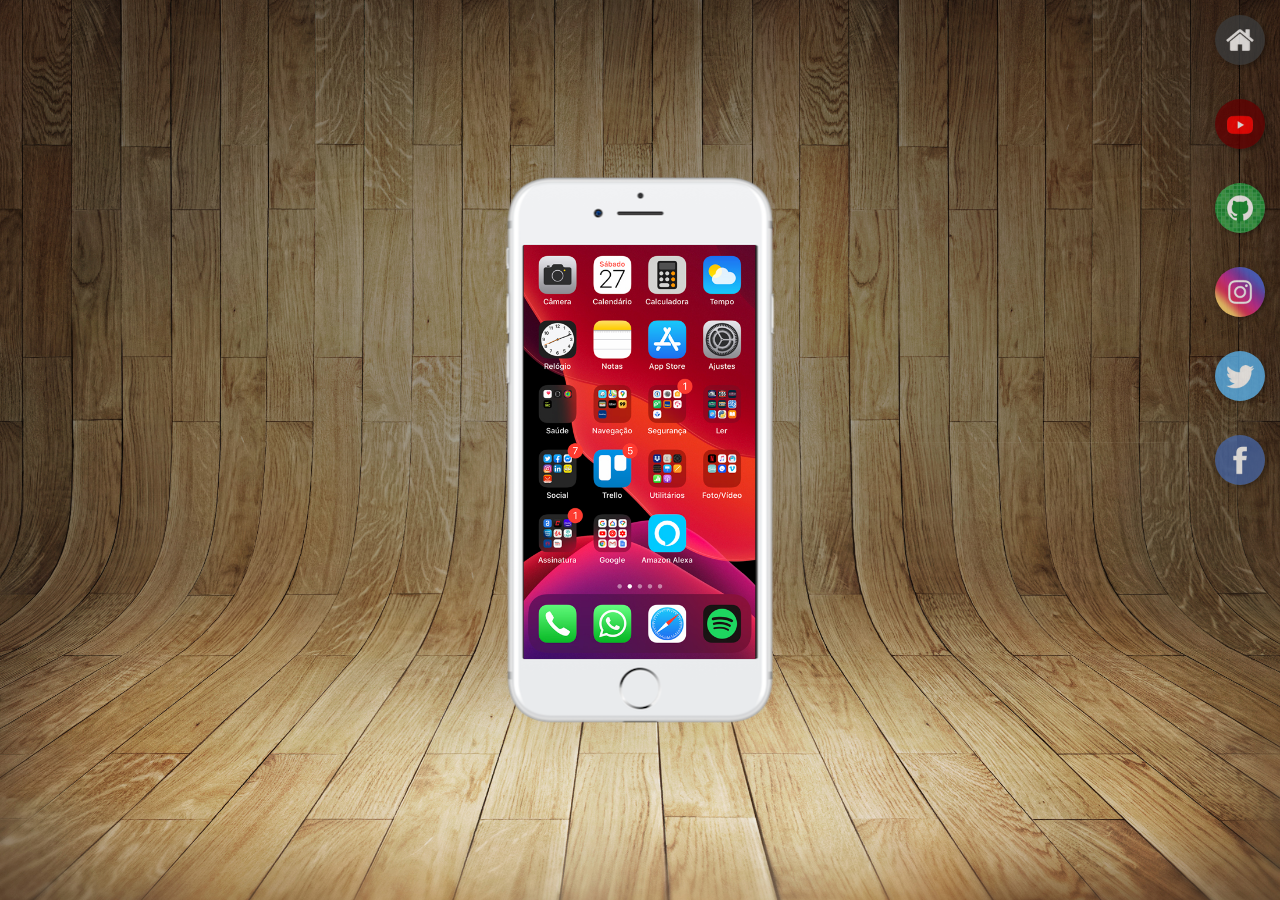
<file: index.html>
<!DOCTYPE html>
<html lang="pt-br">
<head>
    <meta charset="UTF-8">
    <meta name="viewport" content="width=device-width, initial-scale=1.0">
    <link rel="shortcut icon" href="favicon.ico" type="image/x-icon">
    <link rel="stylesheet" href="estilos/style.css">
    <title>Projetos Redes Sociais</title>
</head>
<body>
    <main>
        <section id="telefone">
            <iframe src="home.html" frameborder="0" name="tela" id="tela">
                Seu navegador não é compatível com isso.
            </iframe>
        </section>
        <section id="redes-sociais">
            <a href="home.html" target="tela"><img src="imagens/logo-home.jpg" alt="Home"></a>
            <a href="youtube.html" target="tela"><img src="imagens/logo-youtube.jpg" alt="YouTube"></a>
            <a href="github.html" target="tela"><img src="imagens/logo-github.jpg" alt="GitHub"></a>
            <a href="instagram.html" target="tela"><img src="imagens/logo-instagram.jpg" alt="Instagram"></a>
            <a href="twitter.html" target="tela"><img src="imagens/logo-twitter.jpg" alt="Twitter"></a>
            <a href="facebook.html" target="tela"><img src="imagens/logo-facebook.jpg" alt="Facebook"></a>
        </section>
    </main>
</body>
</html>
</file>
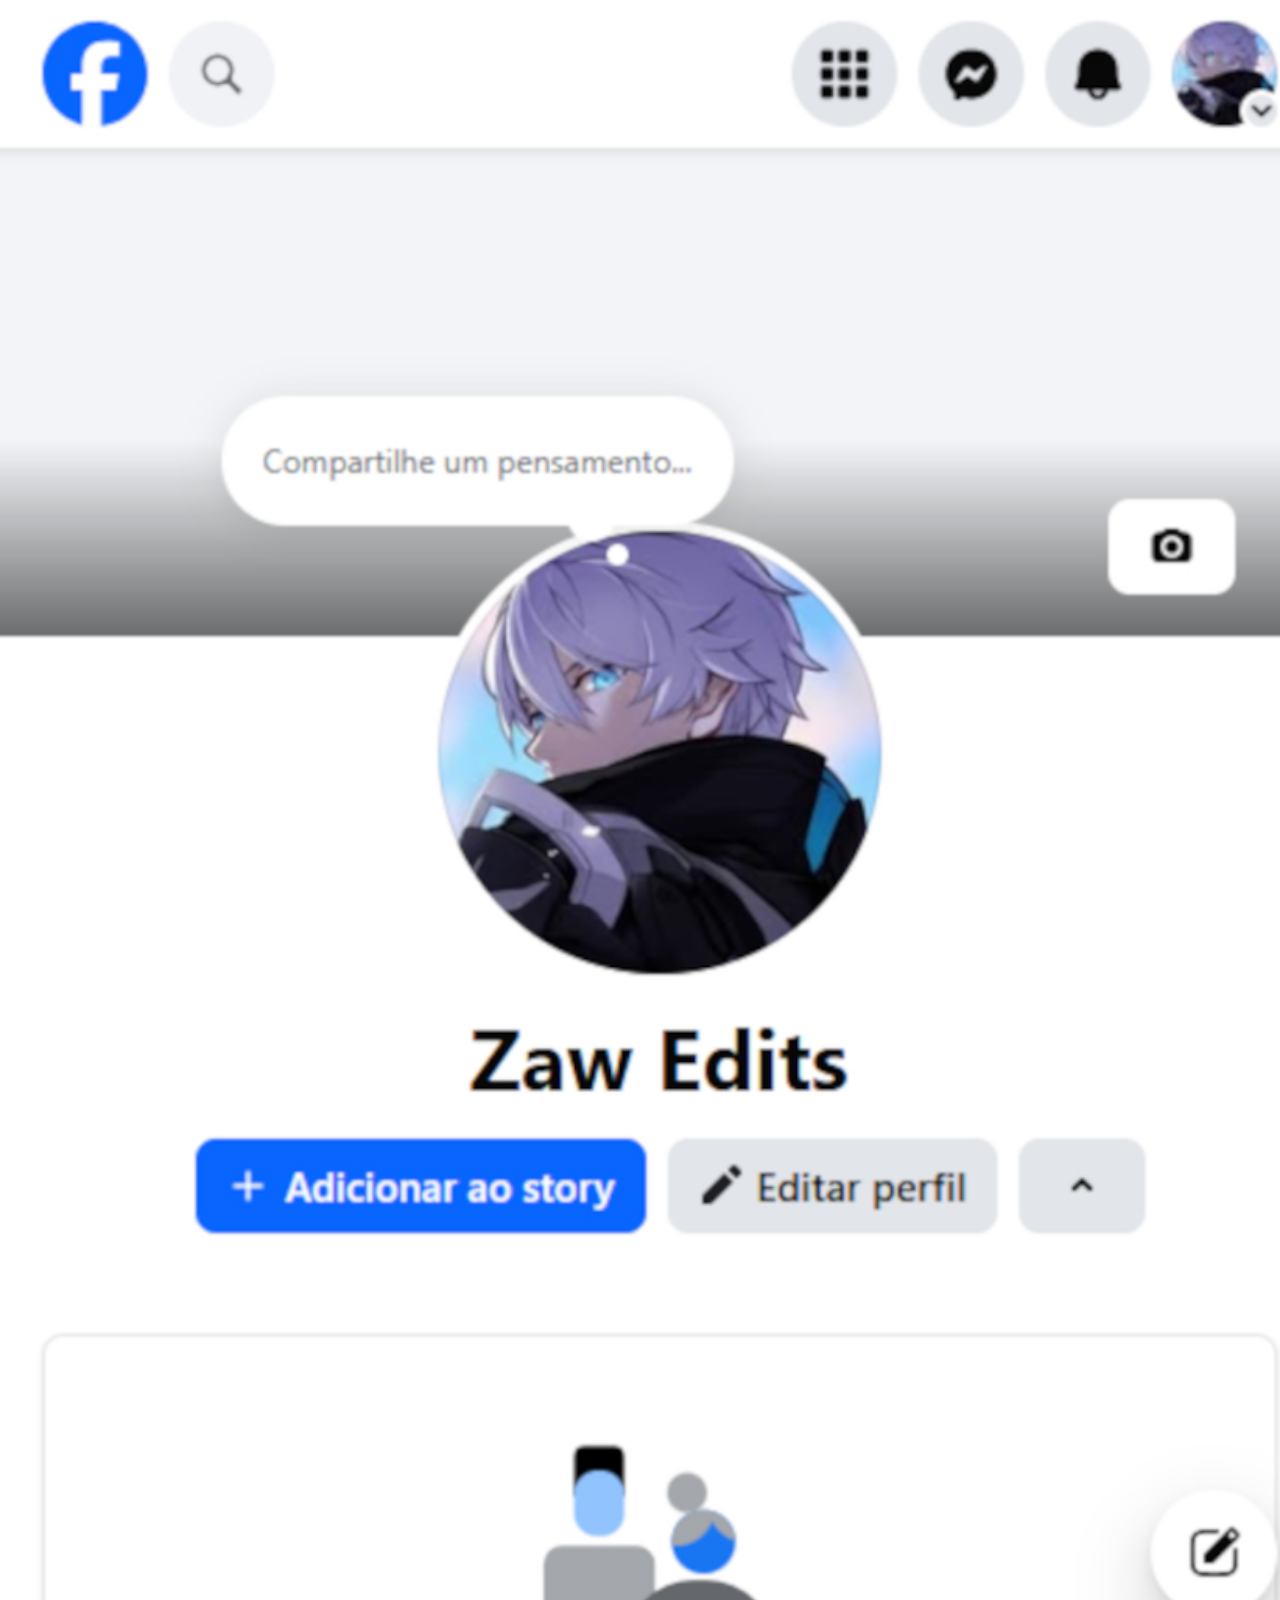
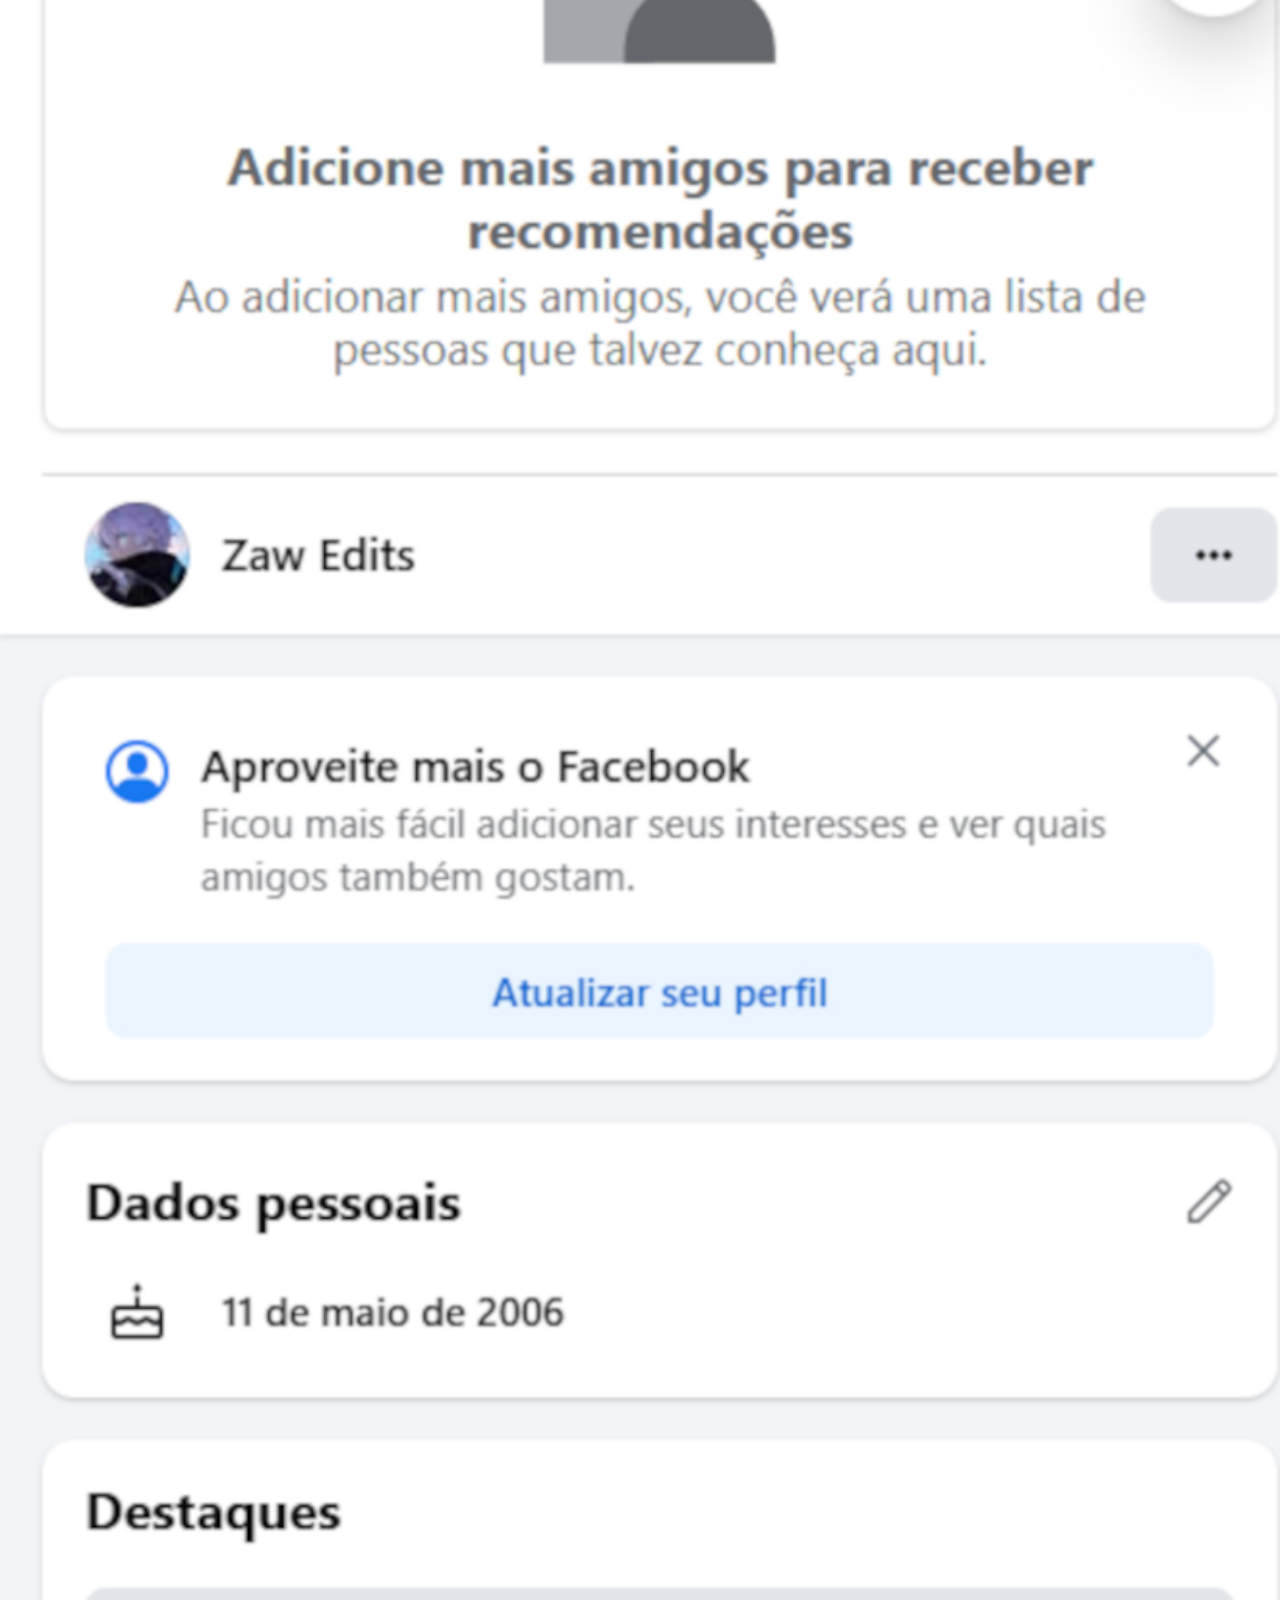
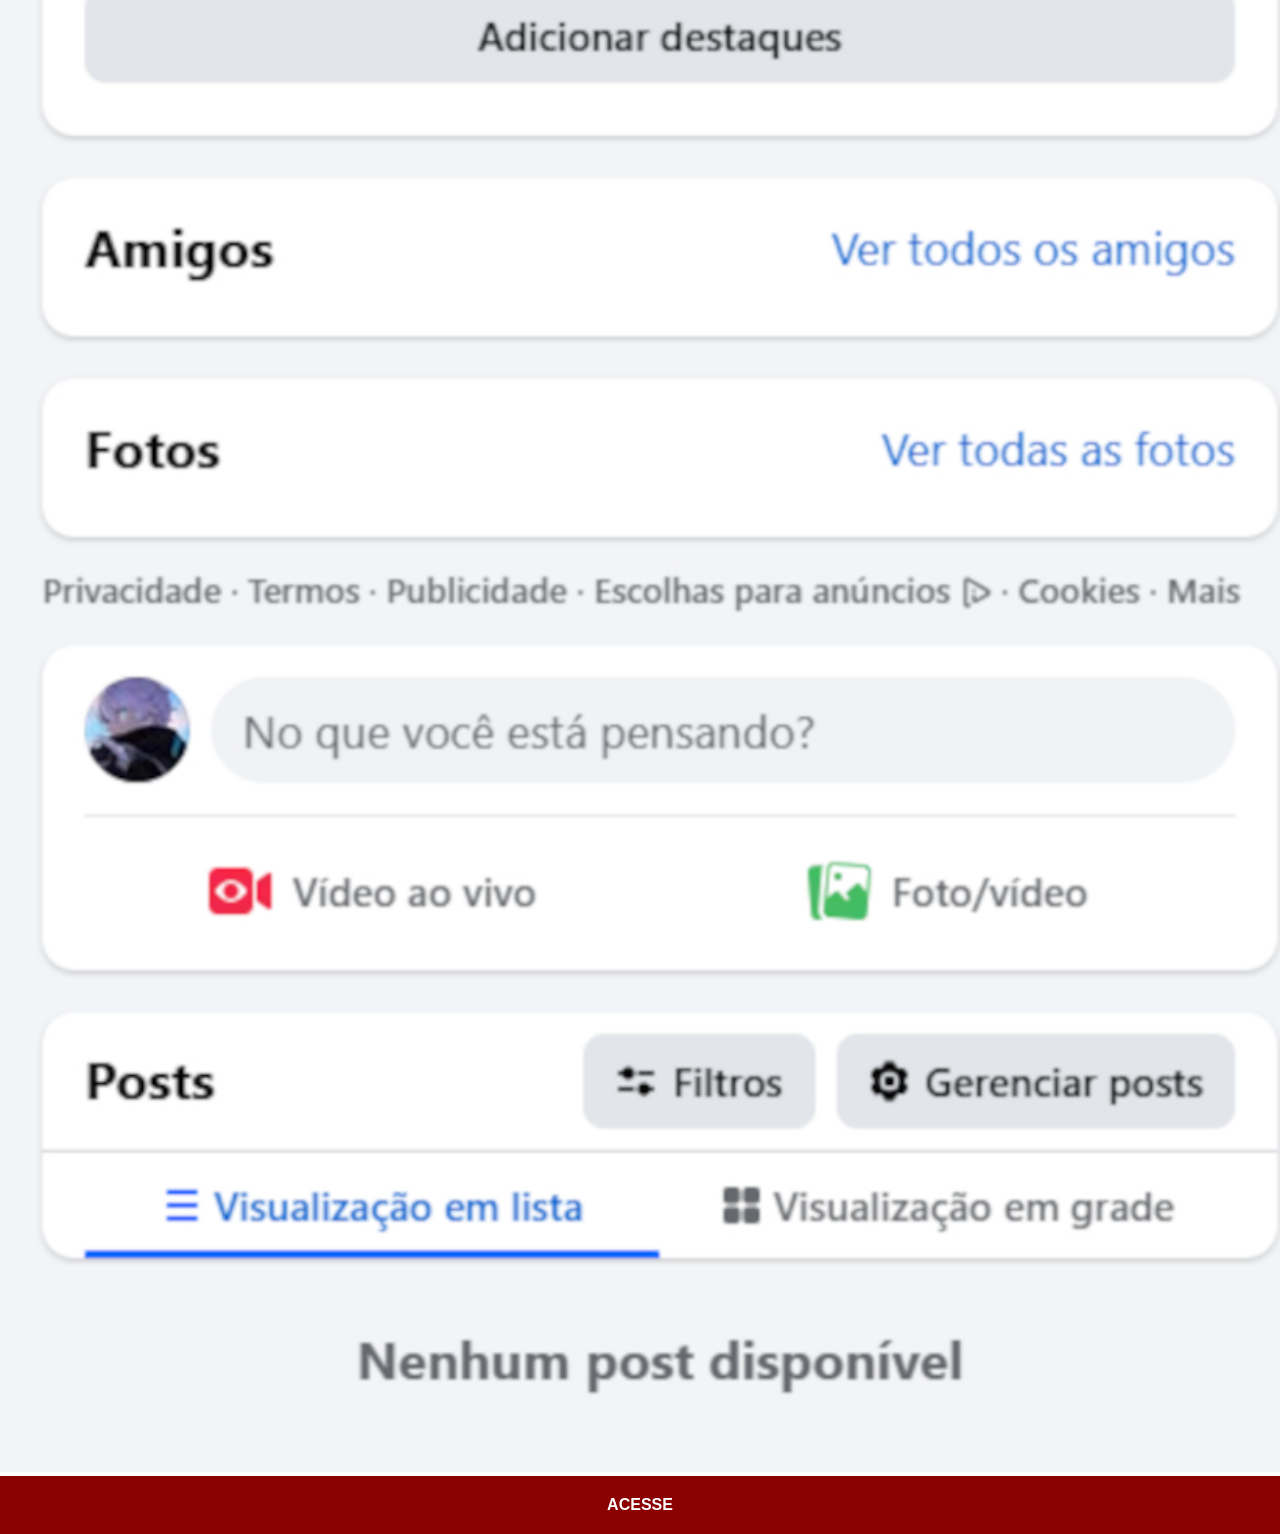
<file: facebook.html>
<!DOCTYPE html>
<html lang="en">
<head>
    <meta charset="UTF-8">
    <meta name="viewport" content="width=device-width, initial-scale=1.0">
    <title>Facebook</title>
    <link rel="stylesheet" href="estilos/social.css">
</head>
<body>
    <img src="imagens/meufacebook-tela.jpg" alt="Facebook">
    <a href="https://www.facebook.com/profile.php?id=61593965463020" target="_blank">ACESSE</a>
</body>
</html>
</file>
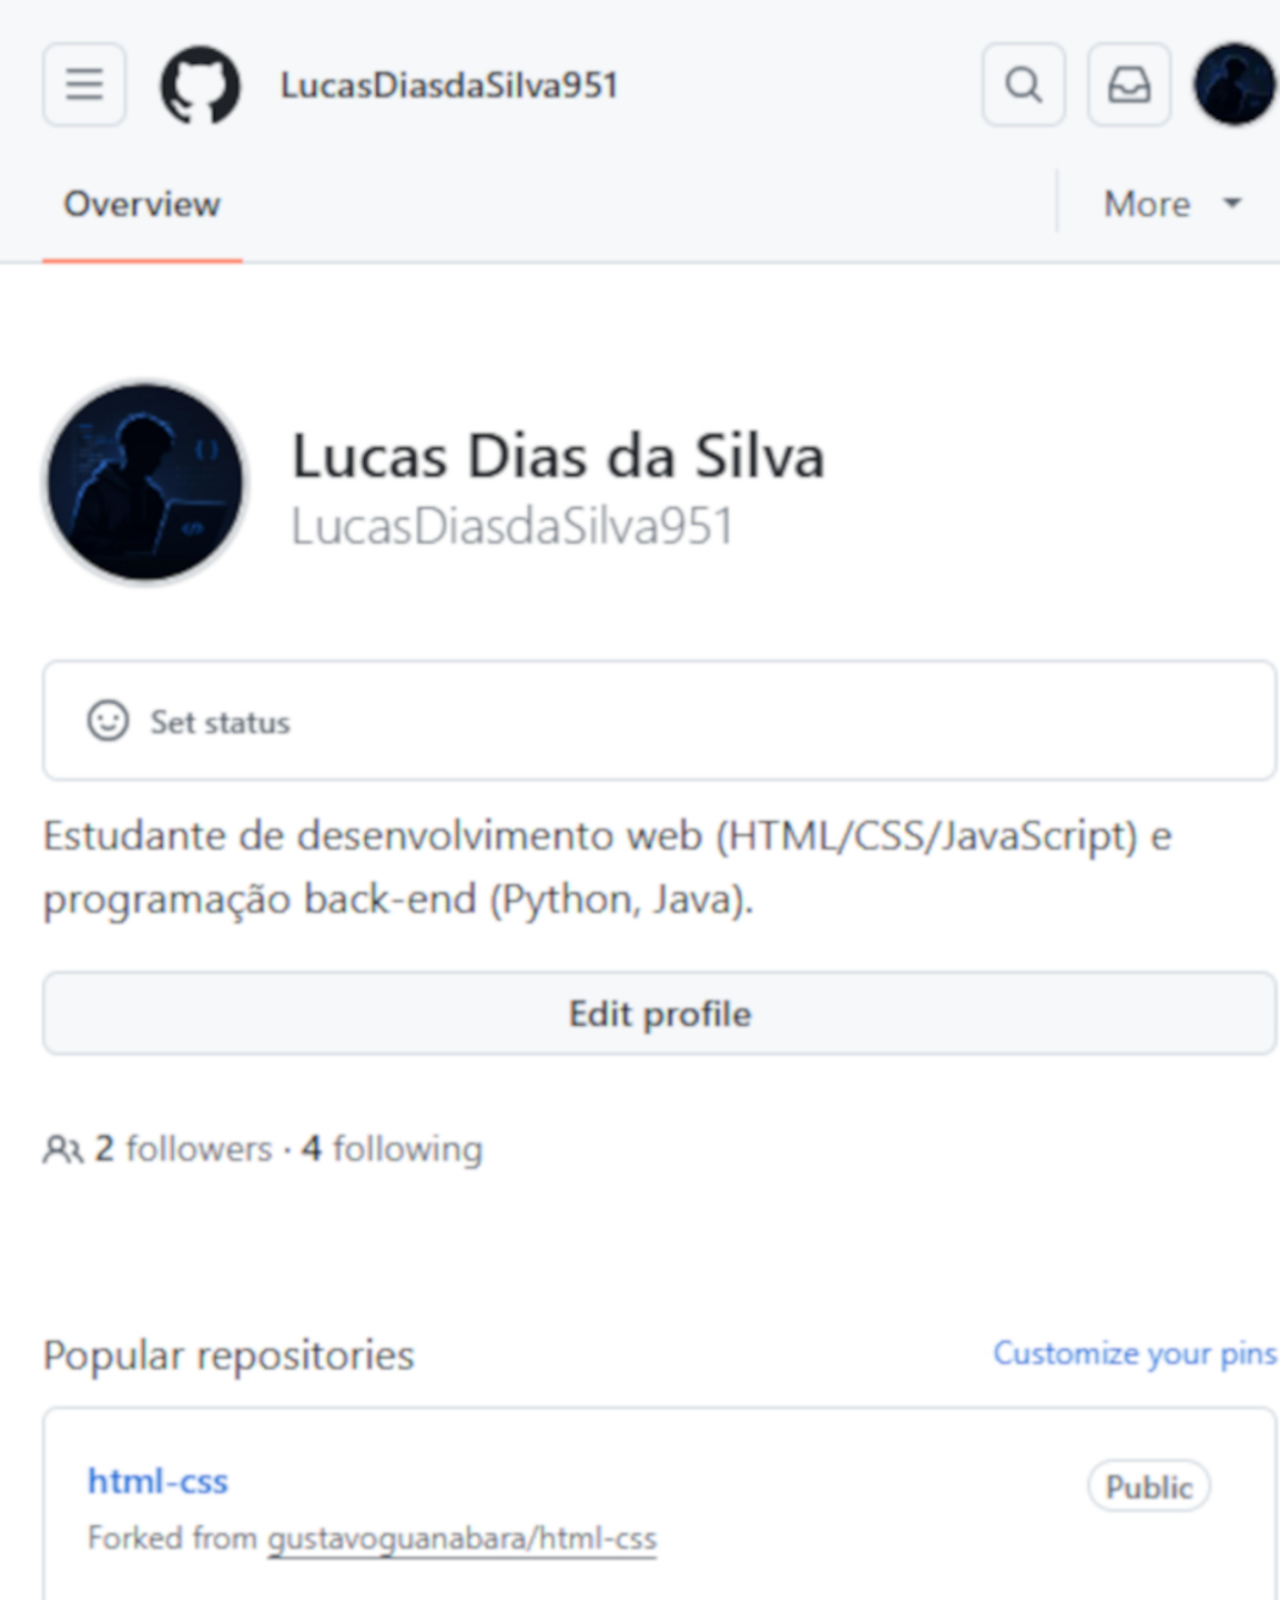
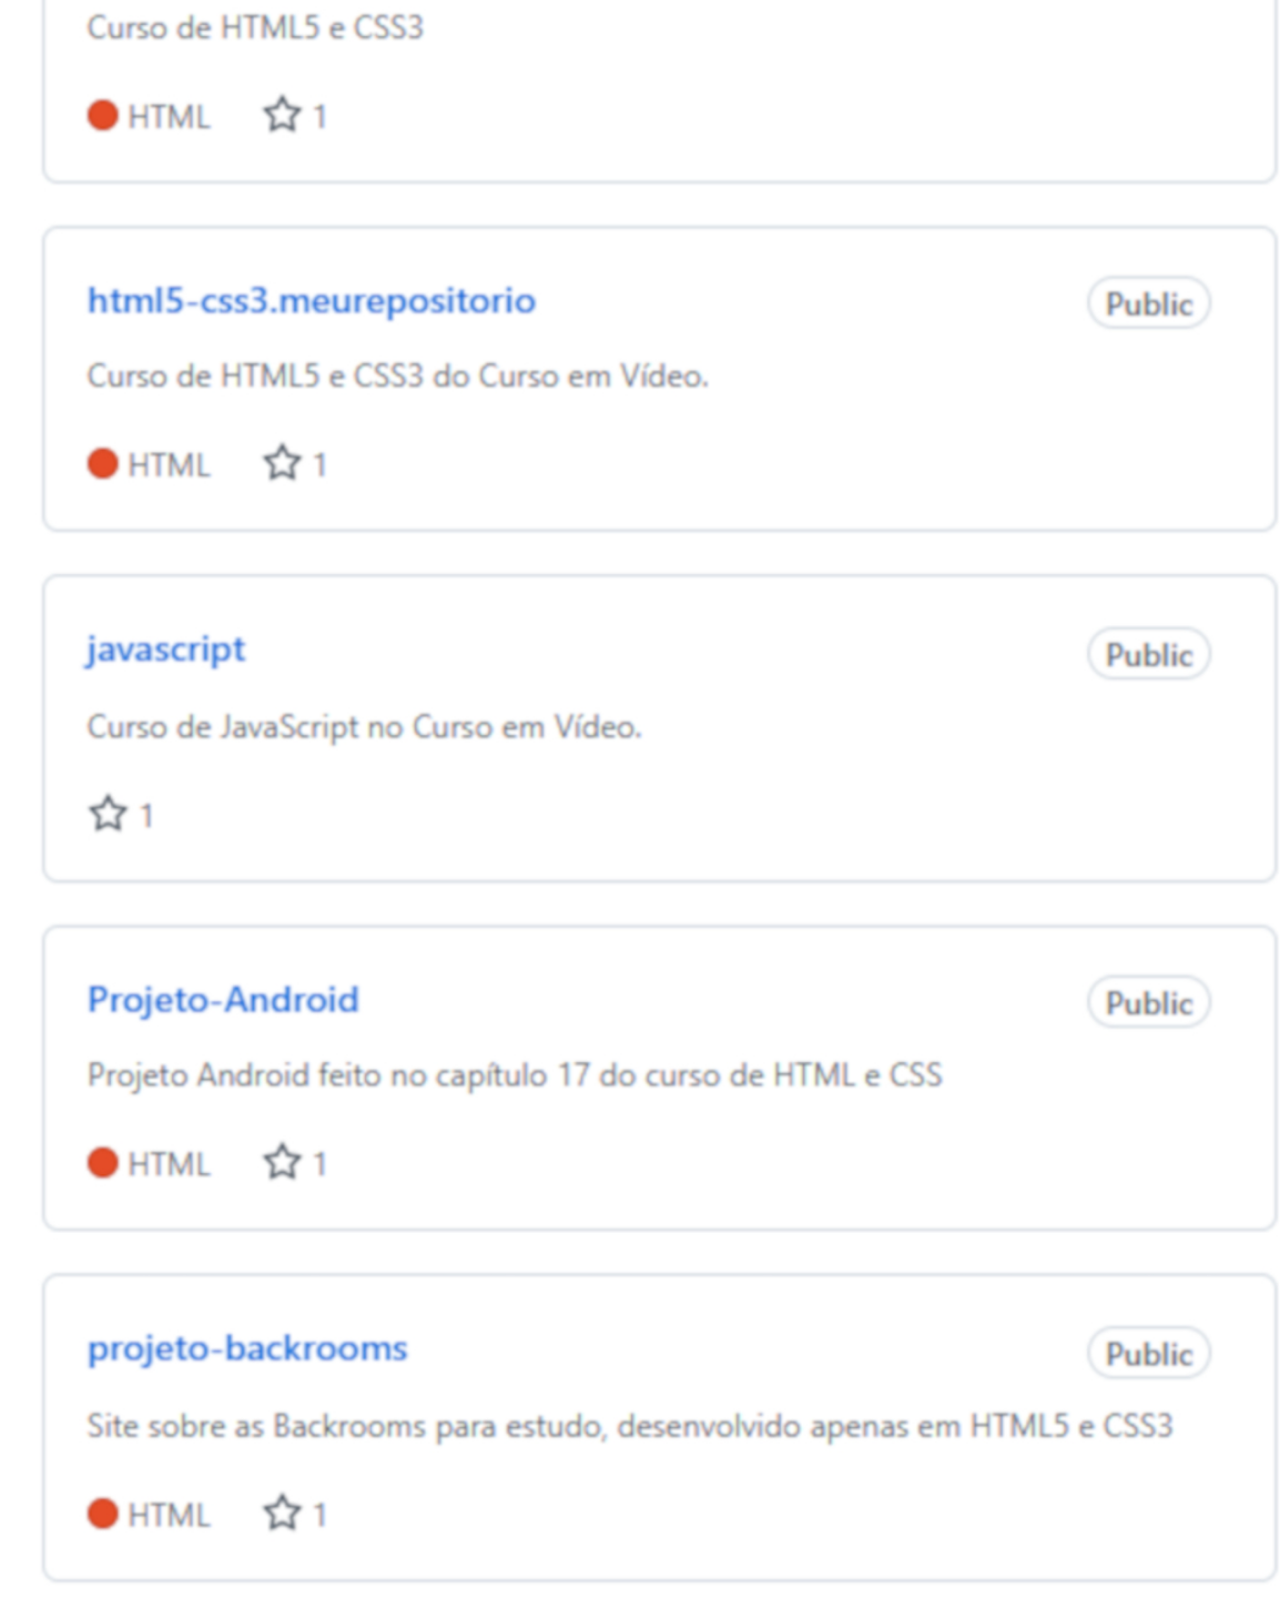
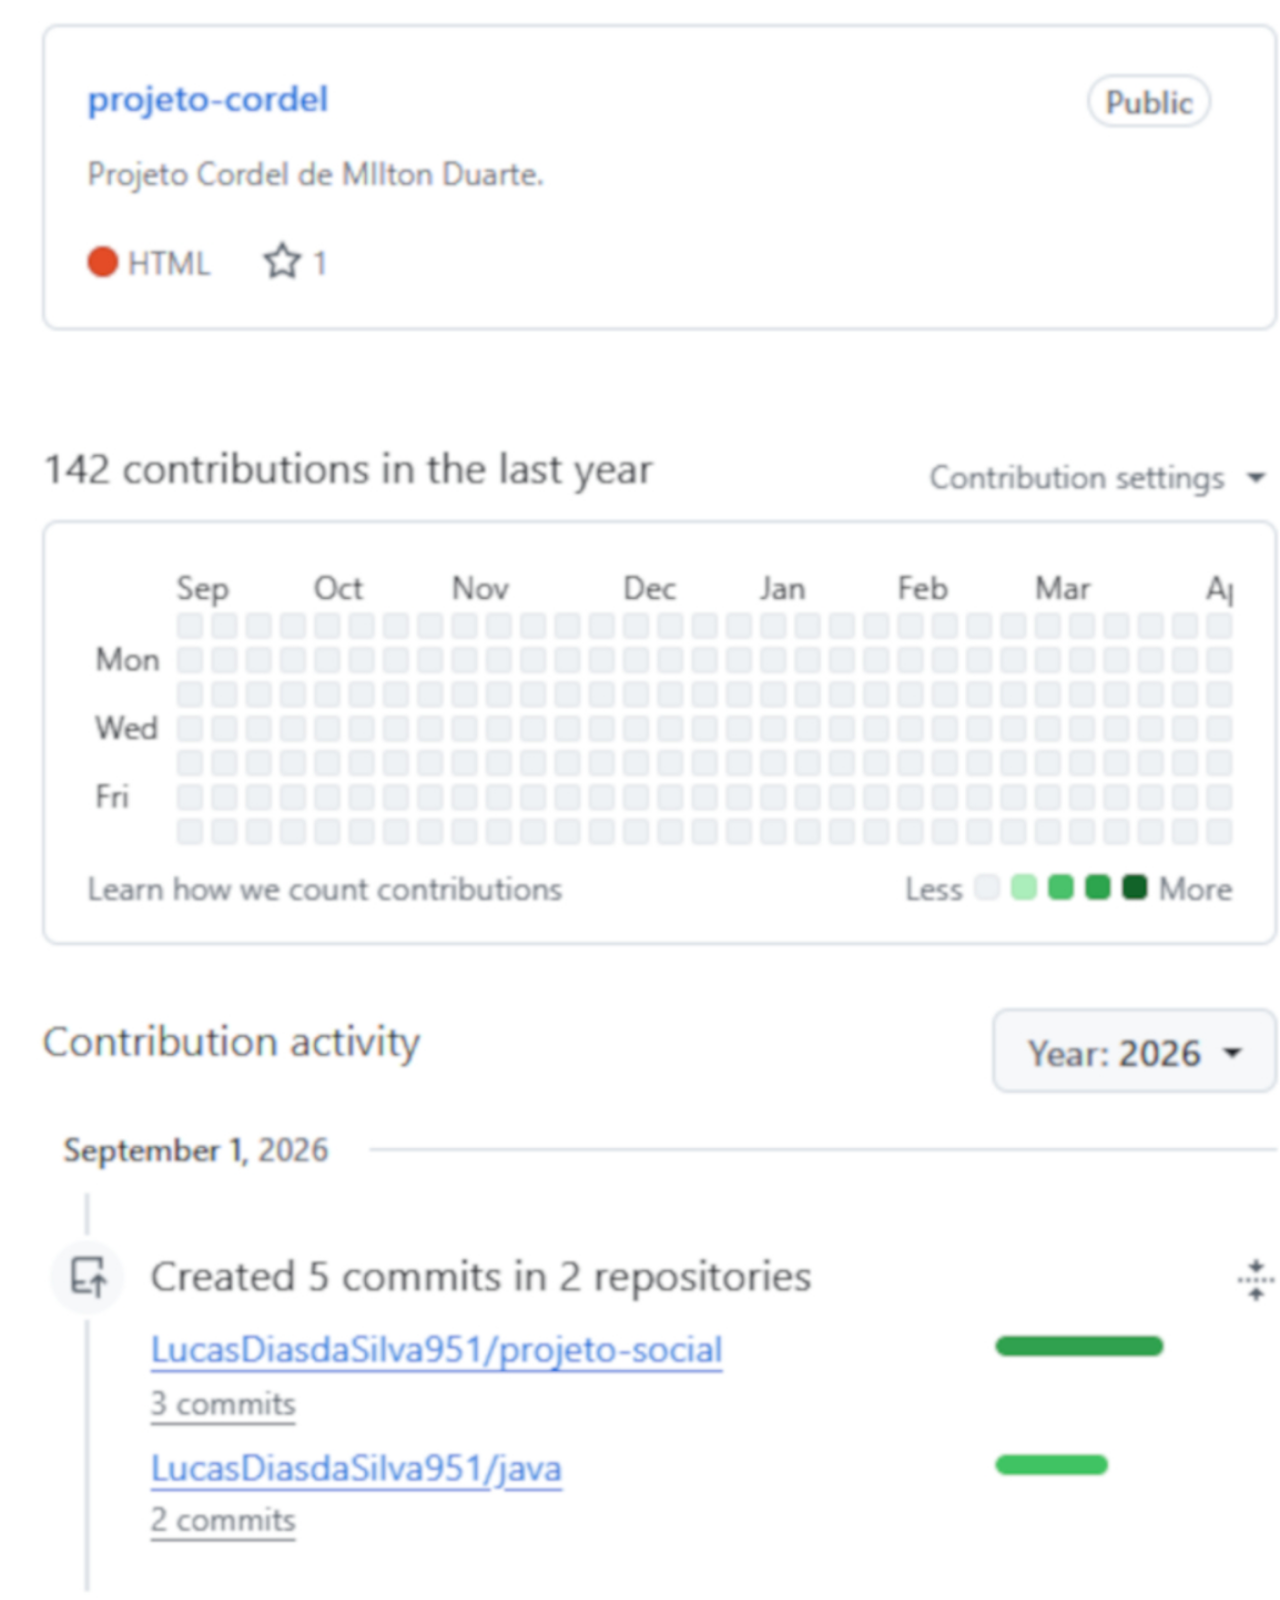
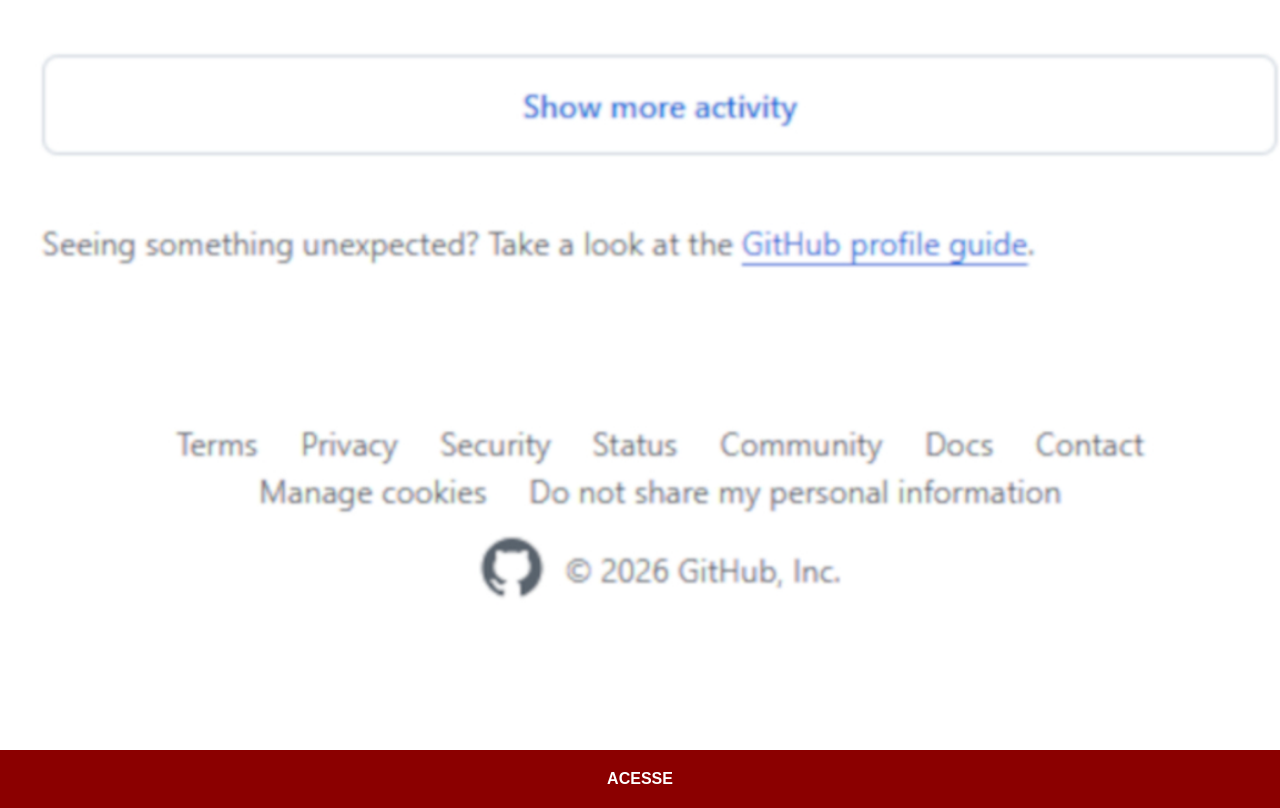
<file: github.html>
<!DOCTYPE html>
<html lang="pt-br">
<head>
    <meta charset="UTF-8">
    <meta name="viewport" content="width=device-width, initial-scale=1.0">
    <title>GitHub</title>
    <link rel="stylesheet" href="estilos/social.css">
</head>
<body>
    <img src="imagens/meugithub-tela.jpg" alt="GitHub">
    <a href="https://github.com/LucasDiasdaSilva951" target="_blank">ACESSE</a>
</body>
</html>
</file>
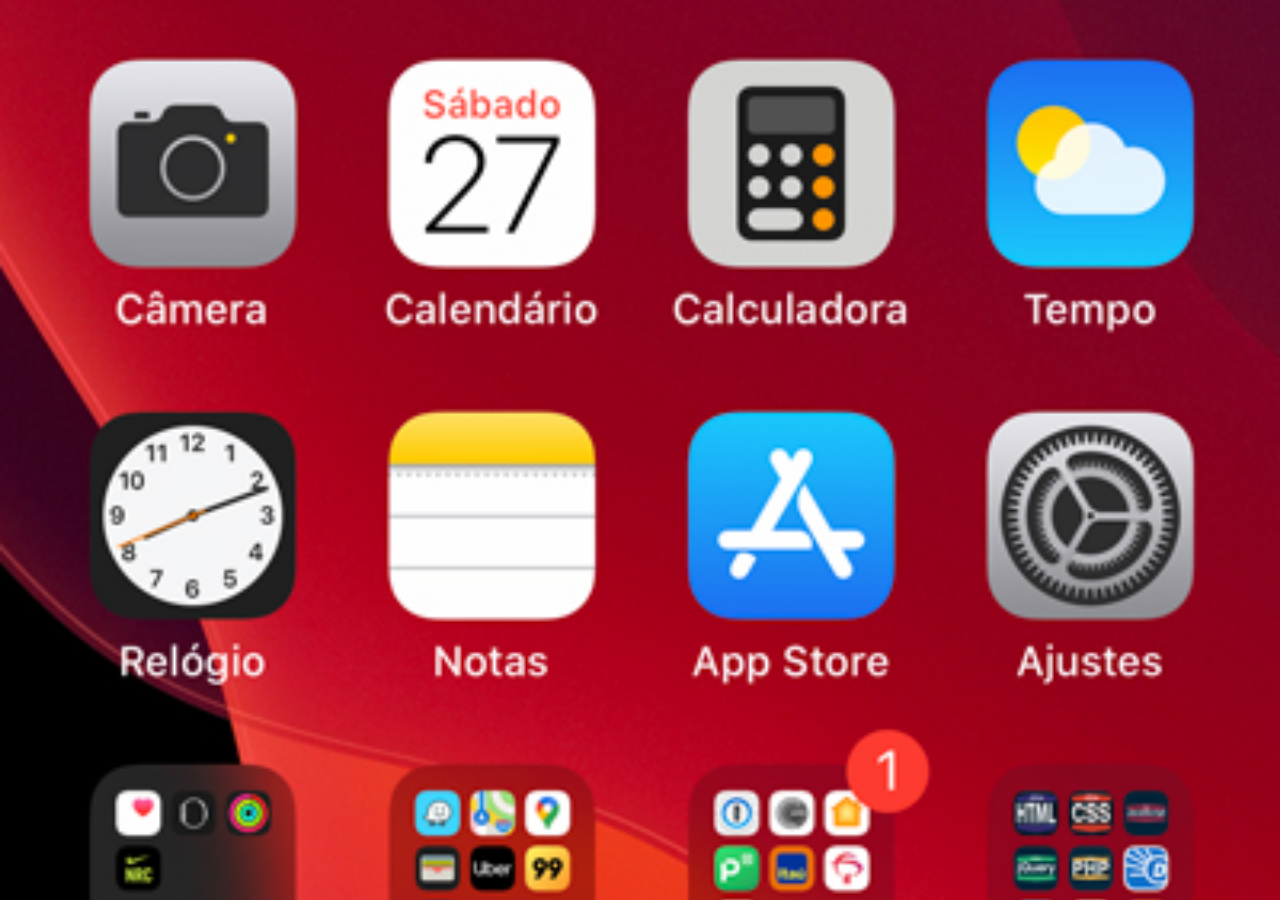
<file: home.html>
<!DOCTYPE html>
<html lang="pt-br">
<head>
    <meta charset="UTF-8">
    <meta name="viewport" content="width=device-width, initial-scale=1.0">
    <title>Home</title>
    <style>
        * {
            margin: 0px;
            padding: 0px;
        }
        body {
            width: 100vw;
            height: 100vh;
            background: black url('imagens/tela-home.jpg') no-repeat top center;
            background-size: cover;
        }
    </style>
</head>
<body>
    
</body>
</html>
</file>
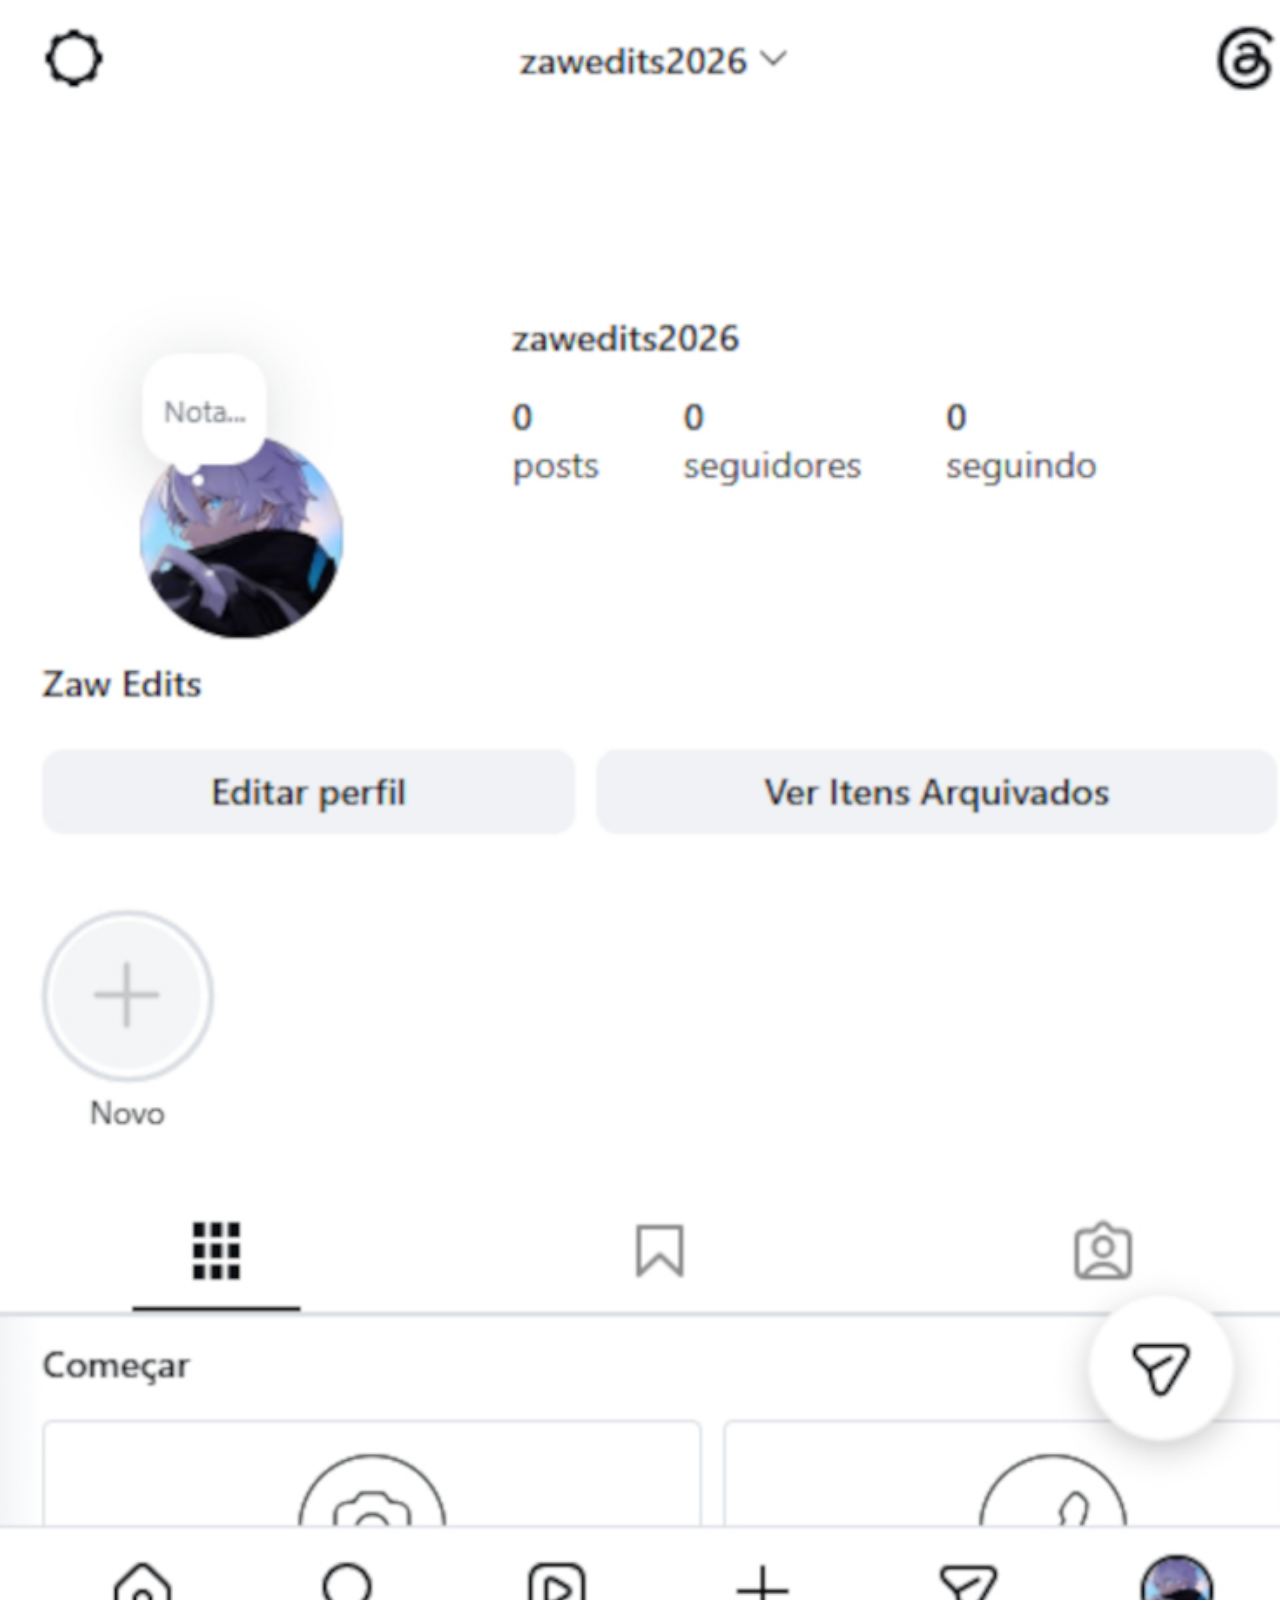
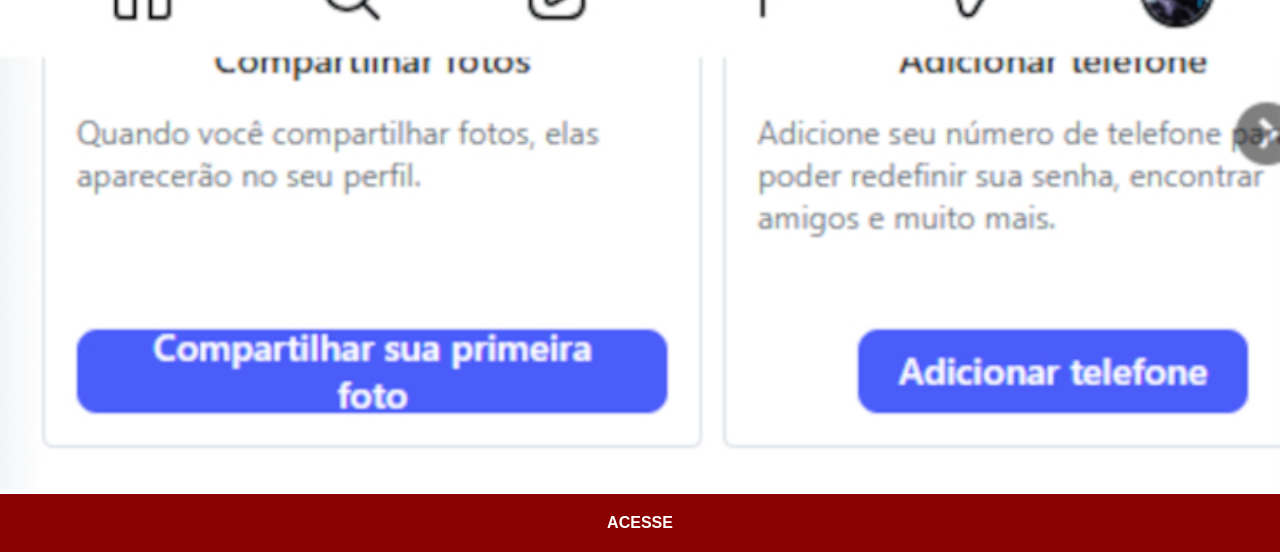
<file: instagram.html>
<!DOCTYPE html>
<html lang="pt-br">
<head>
    <meta charset="UTF-8">
    <meta name="viewport" content="width=device-width, initial-scale=1.0">
    <title>Instagram</title>
    <link rel="stylesheet" href="estilos/social.css">
</head>
<body>
    <img src="imagens/meuinstagram-tela.jpg" alt="Instagram">
    <a href="https://www.instagram.com/zawedits2026/" target="_blank">ACESSE</a>
</body>
</html>
</file>
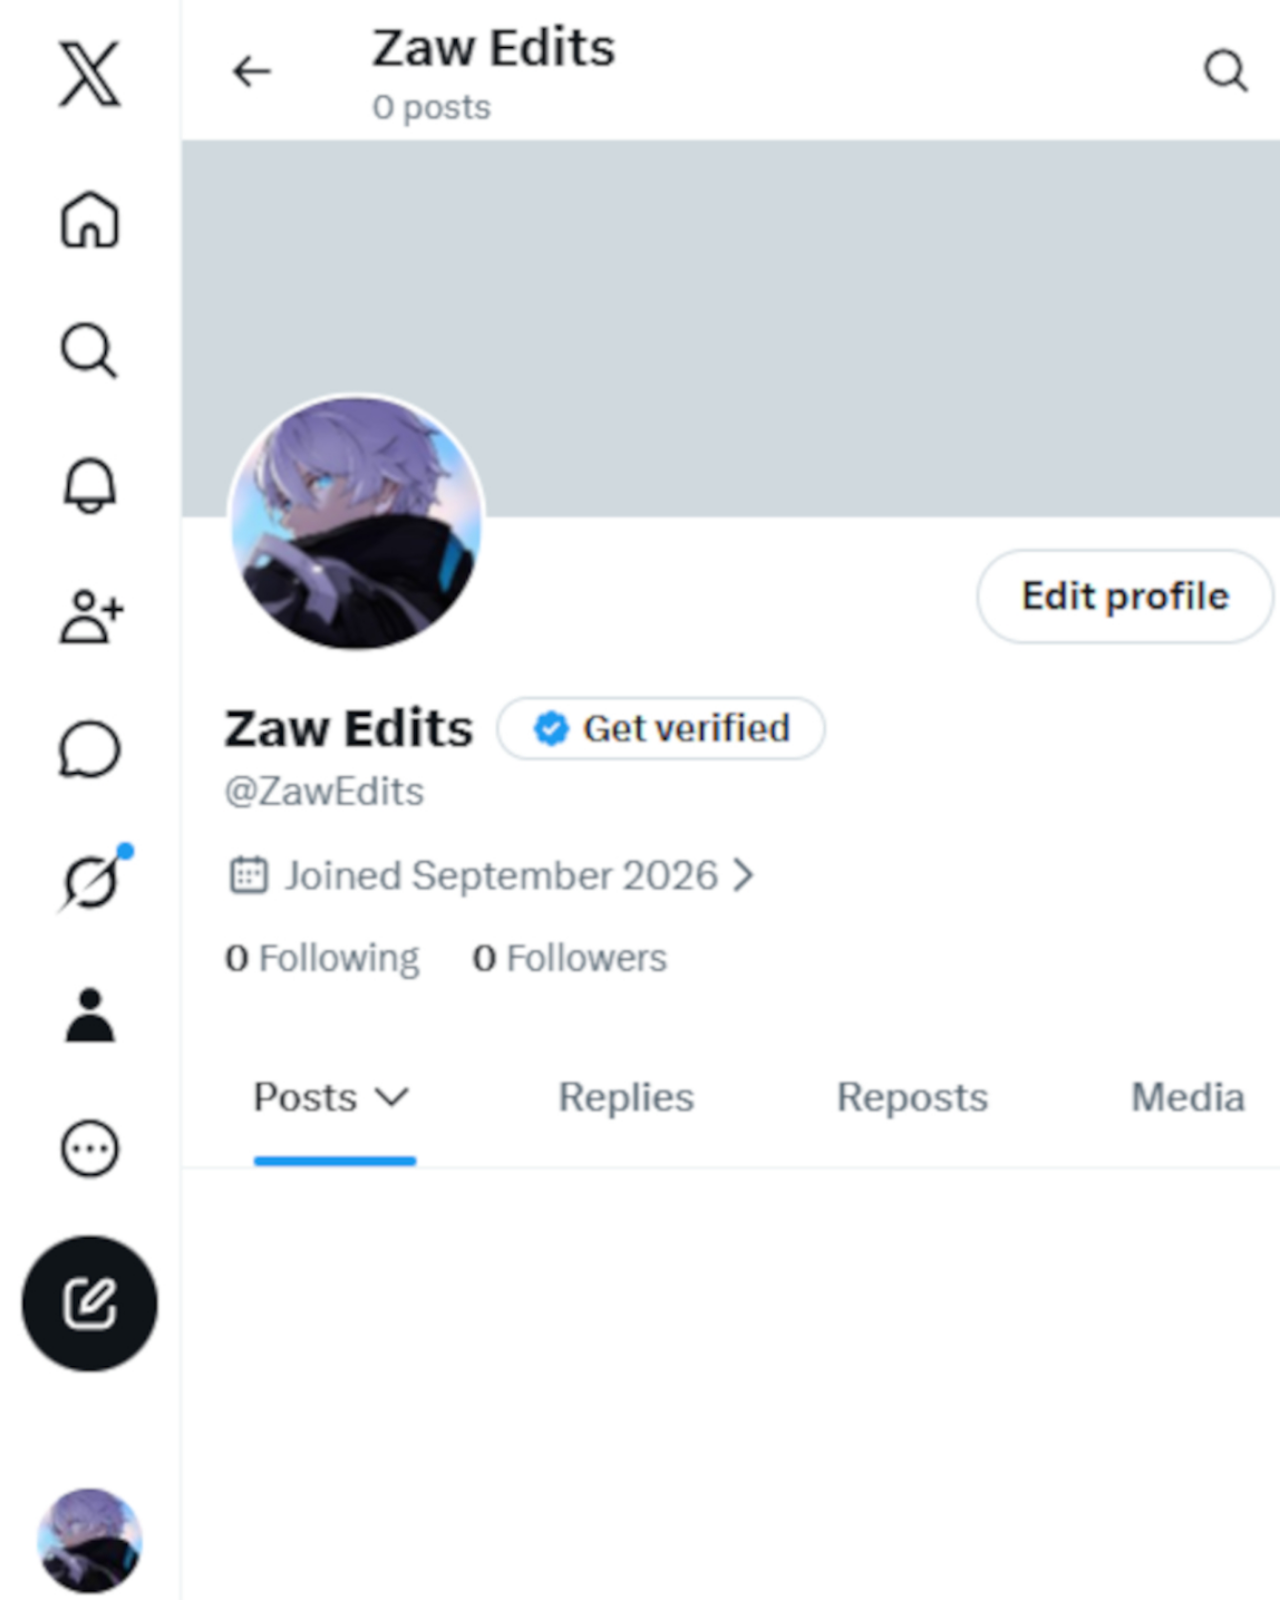
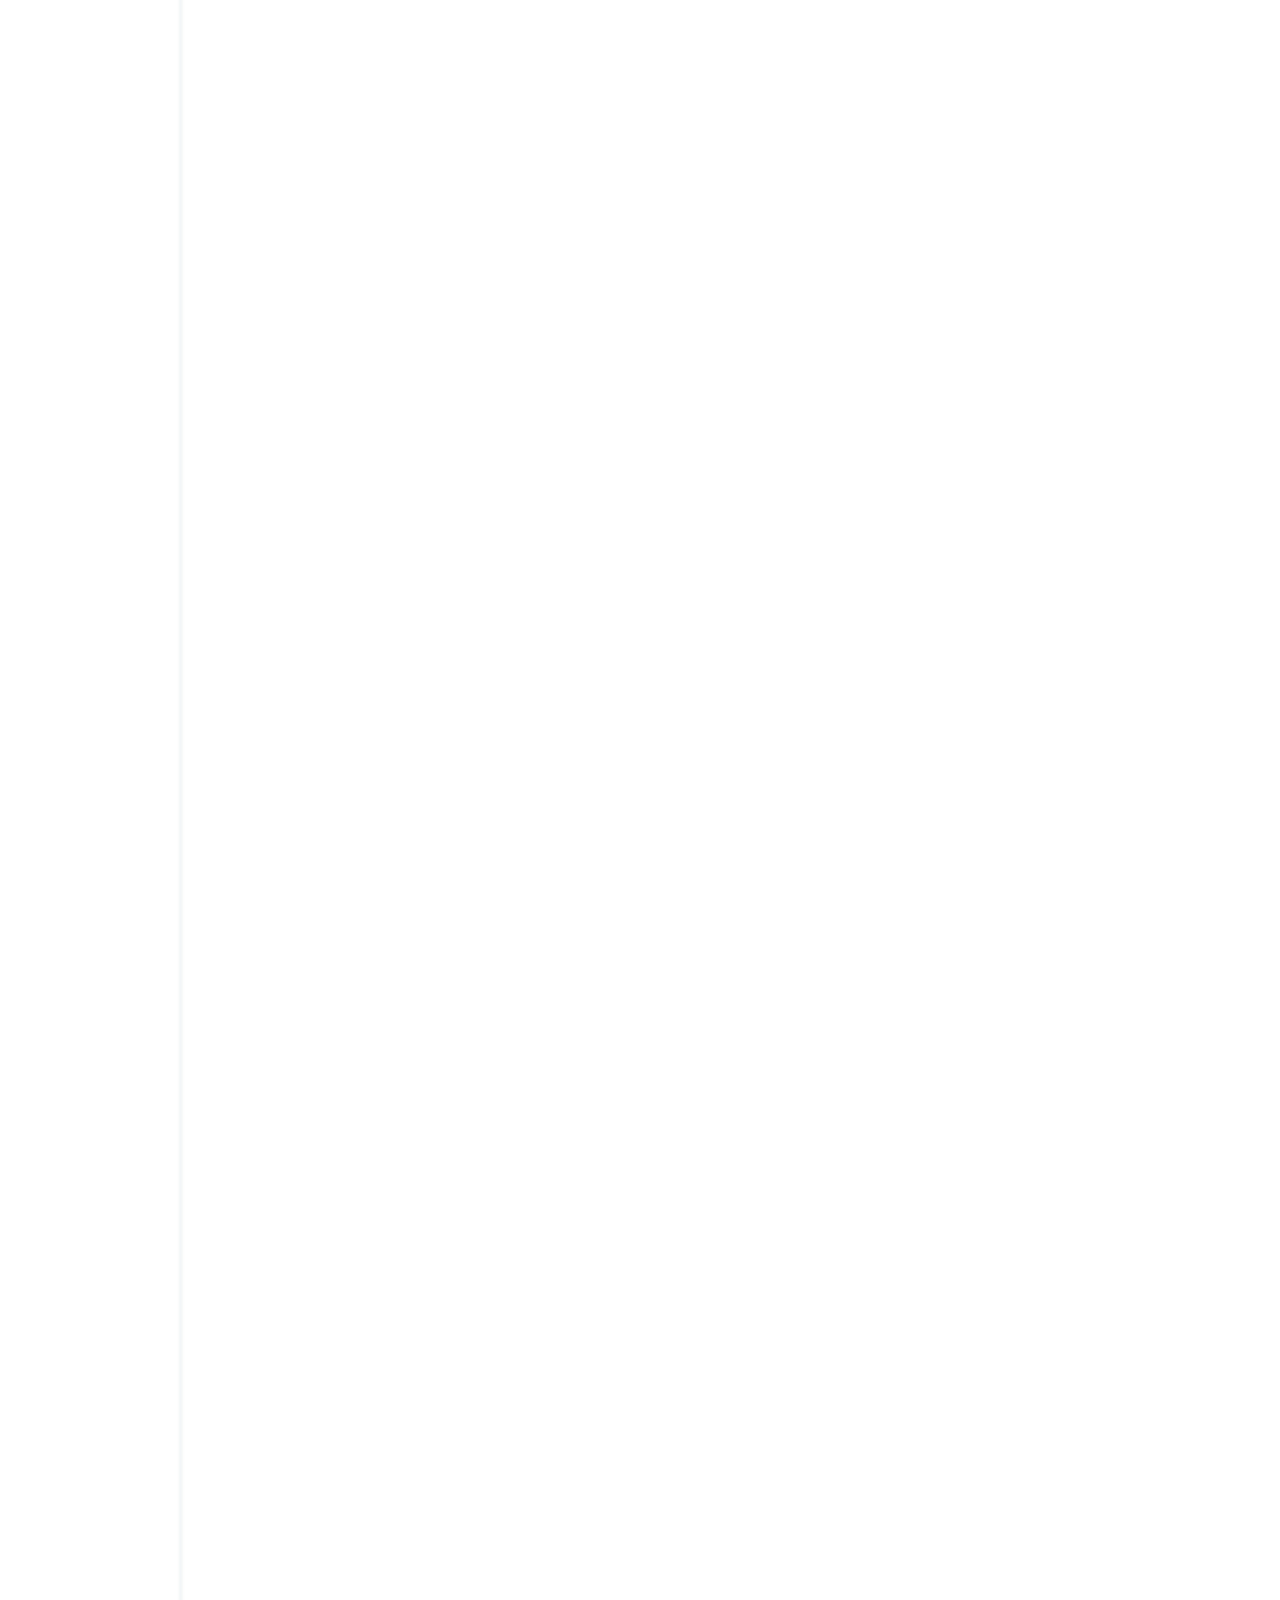
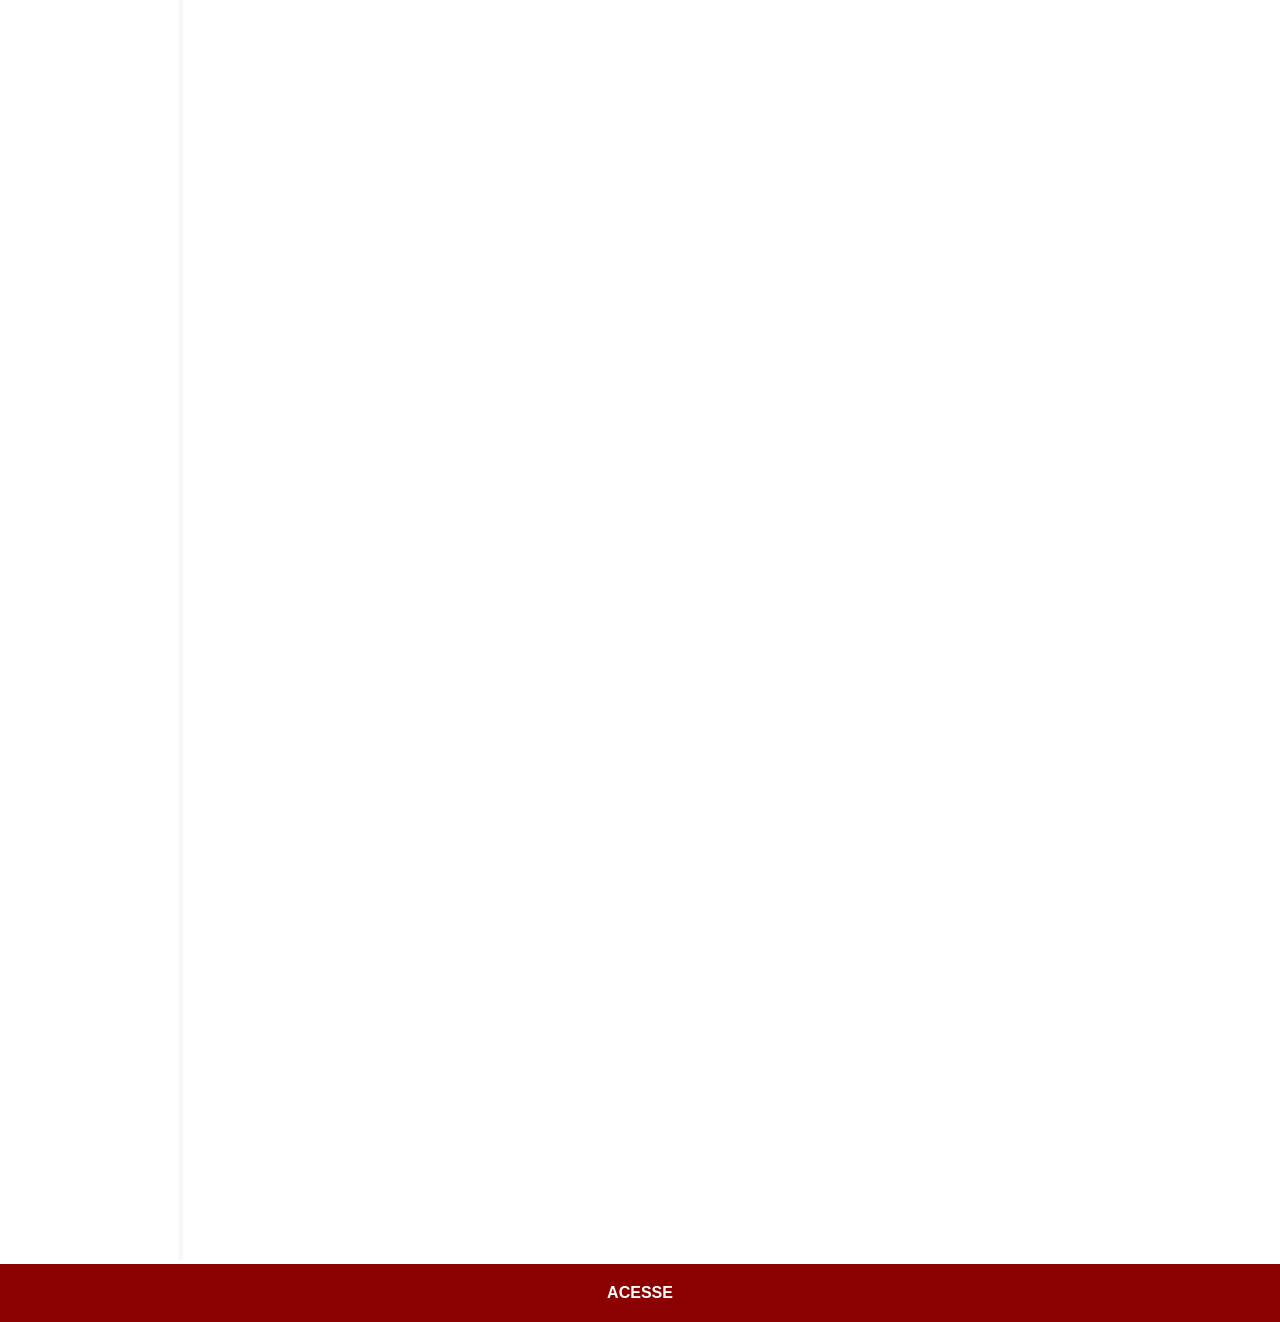
<file: twitter.html>
<!DOCTYPE html>
<html lang="pt-br">
<head>
    <meta charset="UTF-8">
    <meta name="viewport" content="width=device-width, initial-scale=1.0">
    <title>Twitter</title>
    <link rel="stylesheet" href="estilos/social.css">
</head>
<body>
    <img src="imagens/meutwitter-tela.jpg" alt="Twitter">
    <a href="https://x.com/ZawEdits" target="_blank">ACESSE</a>
</body>
</html>
</file>
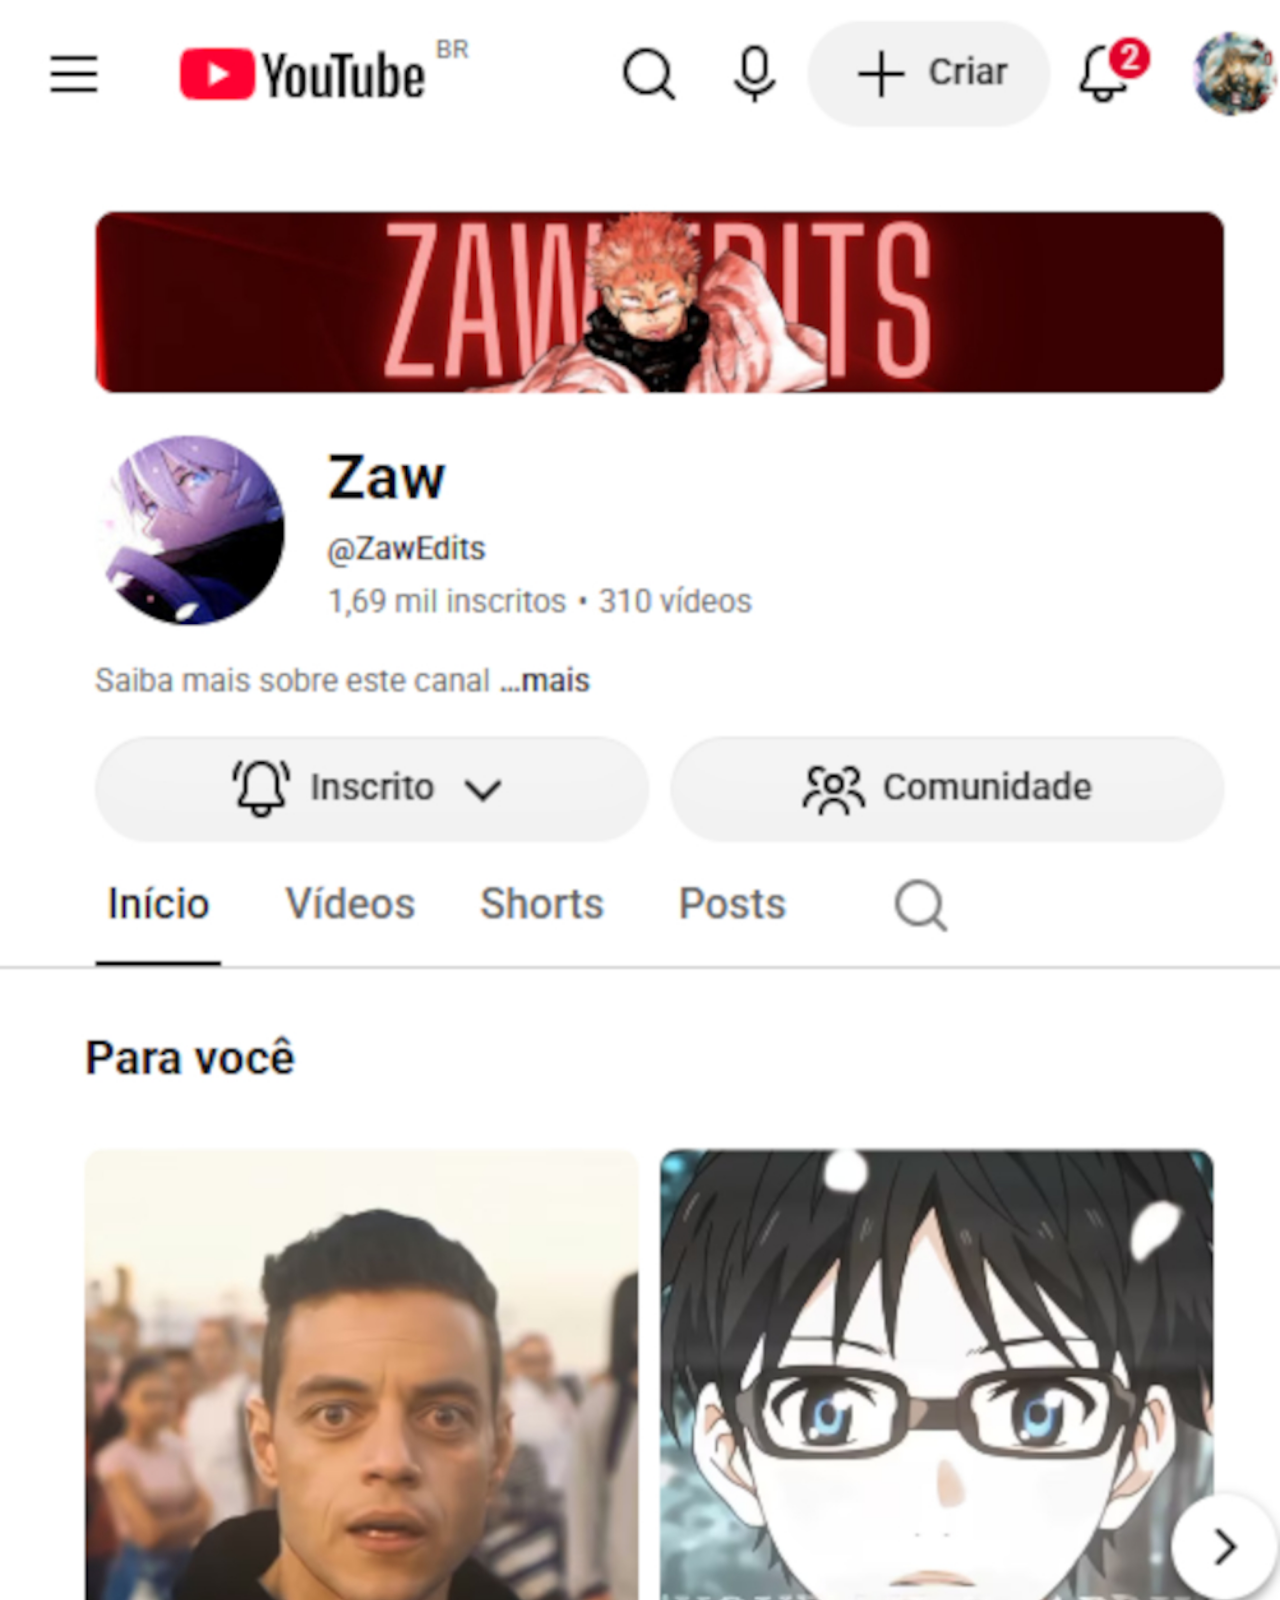
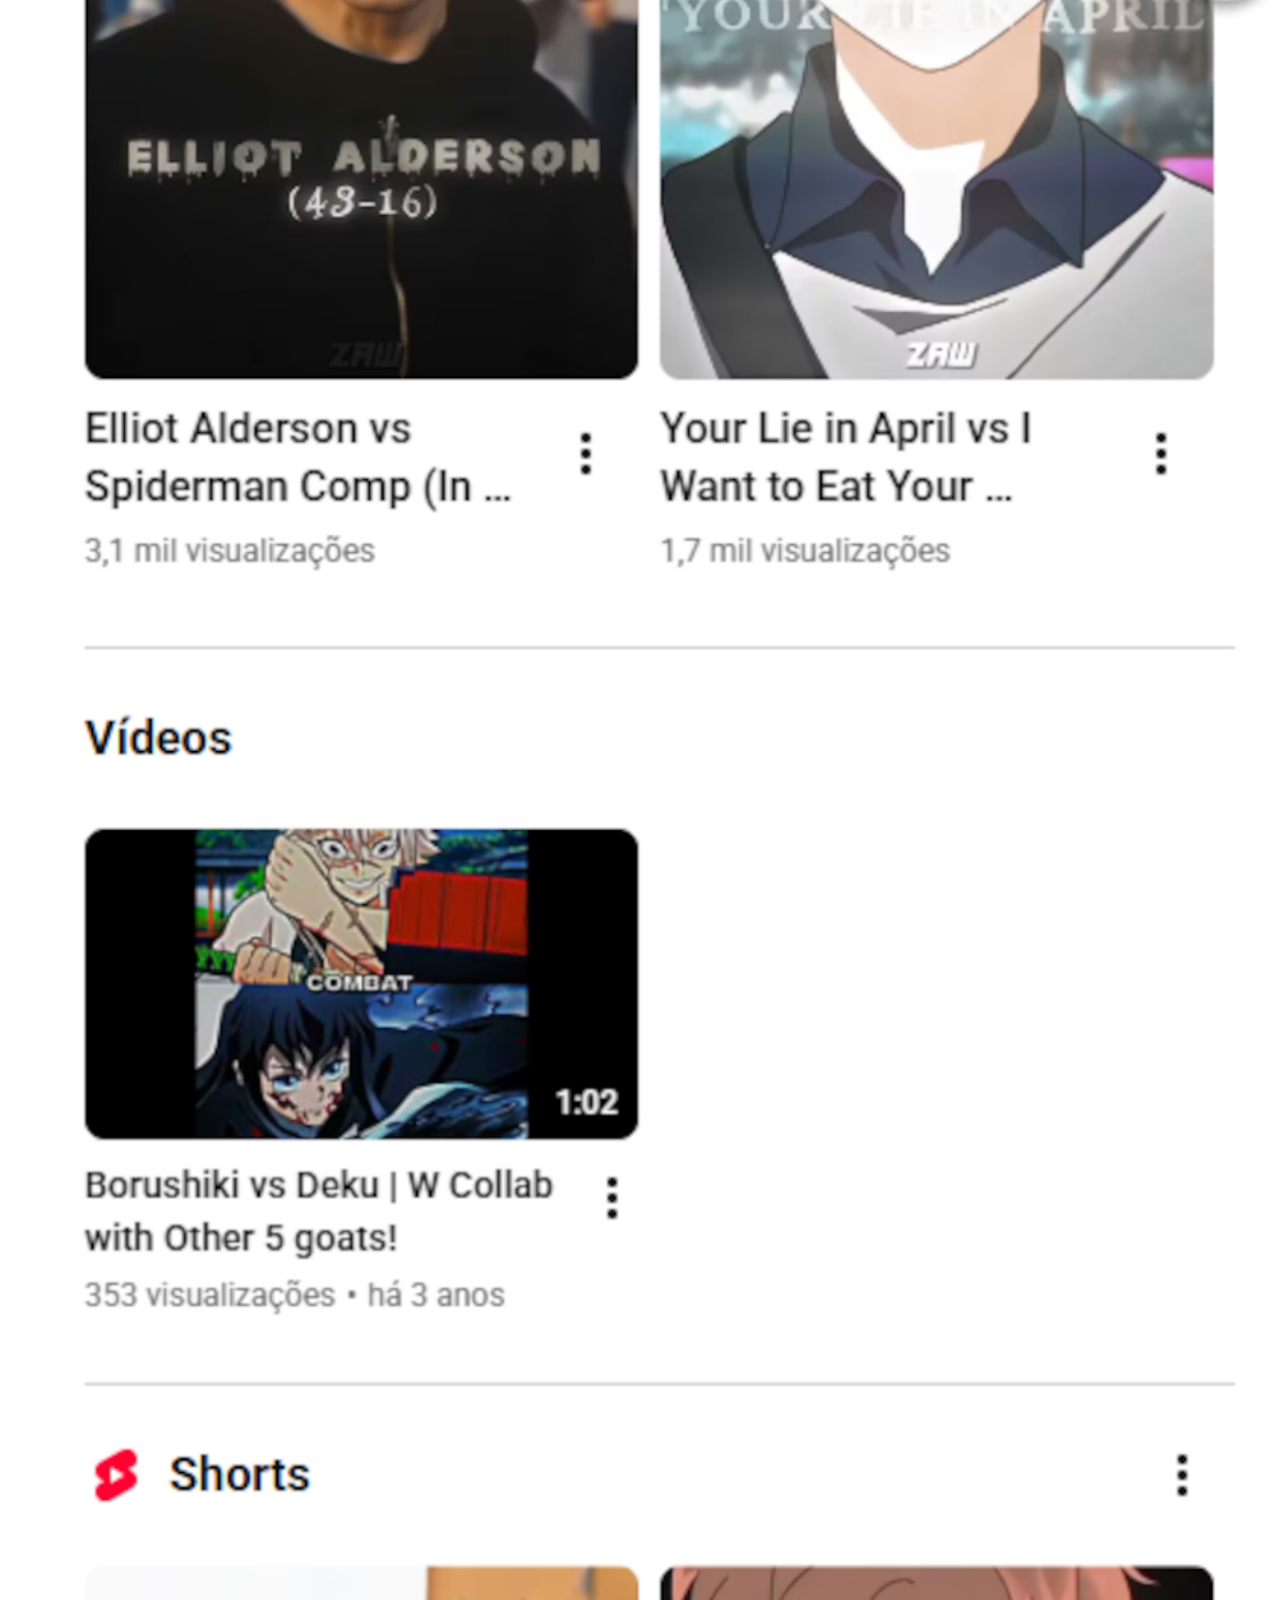
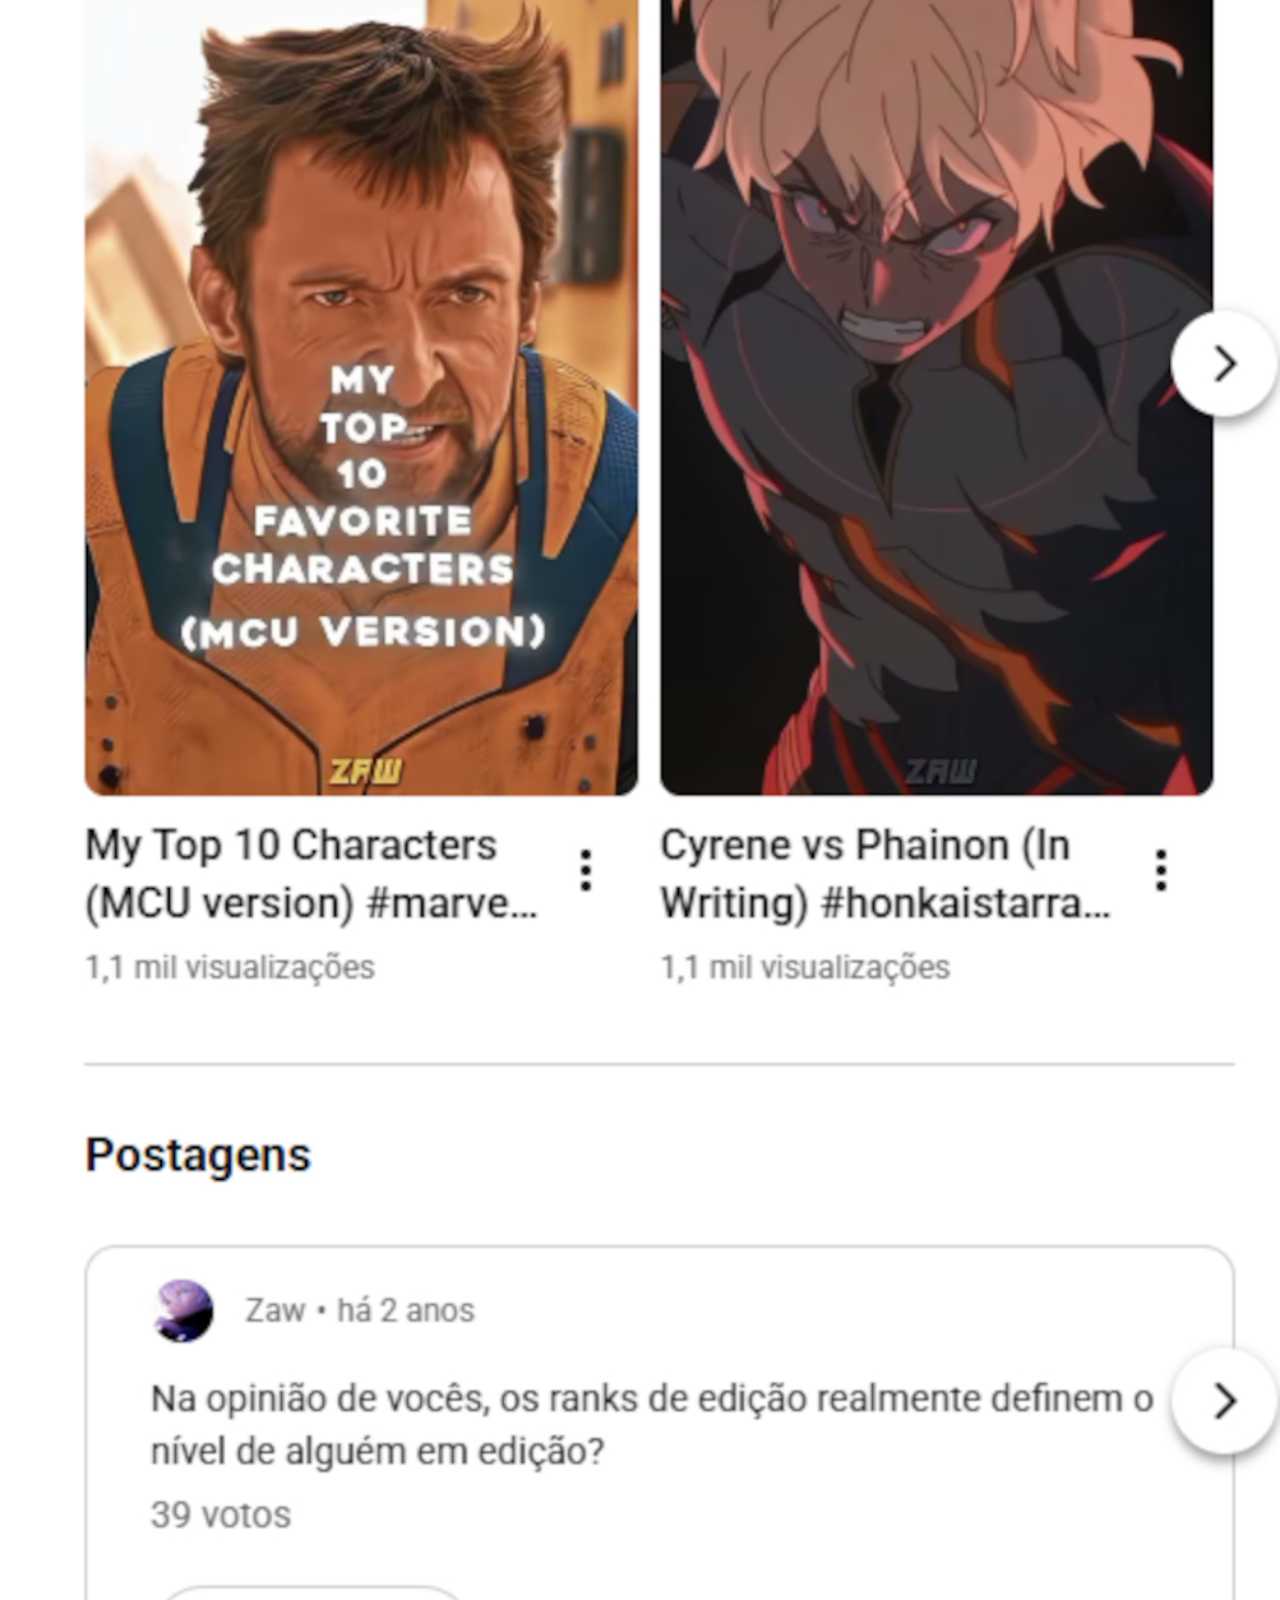
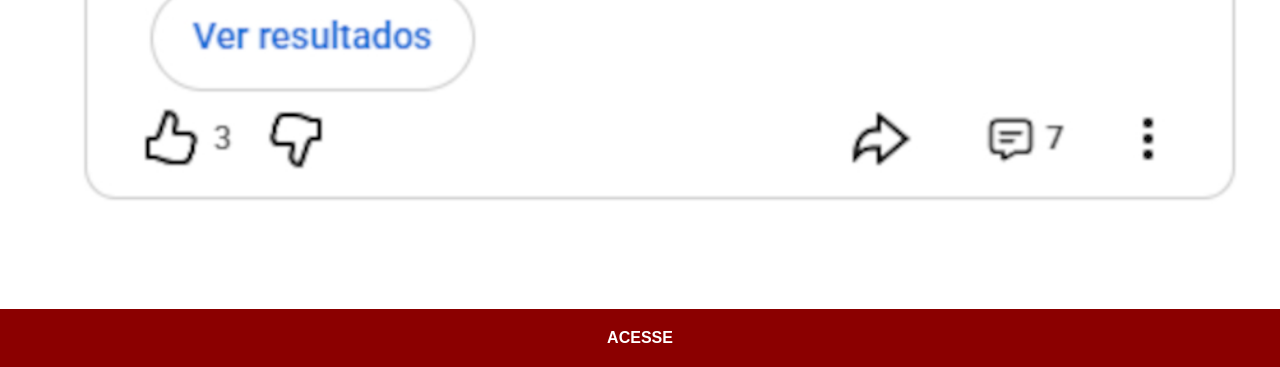
<file: youtube.html>
<!DOCTYPE html>
<html lang="pt-br">
<head>
    <meta charset="UTF-8">
    <meta name="viewport" content="width=device-width, initial-scale=1.0">
    <title>YouTube</title>
    <link rel="stylesheet" href="estilos/social.css">
</head>
<body>
    <img src="imagens/meuyoutube-tela.jpg" alt="YouTube">
    <a href="https://www.youtube.com/@ZawEdits/featured" target="_blank">ACESSE</a>
</body>
</html>
</file>
<file: estilos/style.css>
@charset "UTF-8";

* {
    margin: 0px;
    padding: 0px;
    font-family: Arial, Helvetica, sans-serif;
}
html, body {
    height: 100vh;
    width: 100vw;
    background-color: black;
}
body {
    background: url('../imagens/fundo-madeira.jpg') no-repeat top center;
    background-size: cover;
    background-attachment: fixed;
}
main {
    position: relative;
    height: 100vh;
}
section#telefone {
    position: absolute;
    top: 50%;
    left: 50%;
    transform: translate(-50%, -50%);

    height: 550px;
    width: 273px;
    background: url('../imagens/frame-iphone.png') no-repeat;
}
iframe#tela {
    position: relative;
    top: 70px;
    left: 20px;
    width: 232px;
    height: 414px;
}
section#redes-sociais {
    display: flex;
    flex-direction: column;
    align-items: flex-end;
}
#redes-sociais a {
    outline: none;
}
section#redes-sociais img {
    width: 50px;    
    margin: 15px;
    border-radius: 50%;
    box-shadow: 2px 2px 5px rgba(0, 0, 0, 0.400);
    opacity: 80%;
    box-sizing: border-box;
}
section#redes-sociais img:hover {
    opacity: 100%;
    border: 2px solid rgba(255, 255, 255, 0.61);
    transform: scale(1.1) translate(-3px, -3px);
    box-shadow: 5px 5px 10px rgba(0, 0, 0, 0.600);
    transition: .5s, border 1s;
}
</file>
<file: estilos/social.css>
@charset "UTF-8";
 * {
    margin: 0px;
    padding: 0px;
    font-family: Arial, Helvetica, sans-serif;
}
body {
    overflow-x: hidden;
    scrollbar-width: none;
}
img {
    width: 100vw;

}
img::-webkit-scrollbar {
    display: none;
}
a {
    display: block;
    background-color: darkred;
    color: white;
    padding: 20px;
    text-align: center;
    font-weight: bolder;
    text-decoration: none;
}
a:hover {
    background-color: red;
}
</file>
